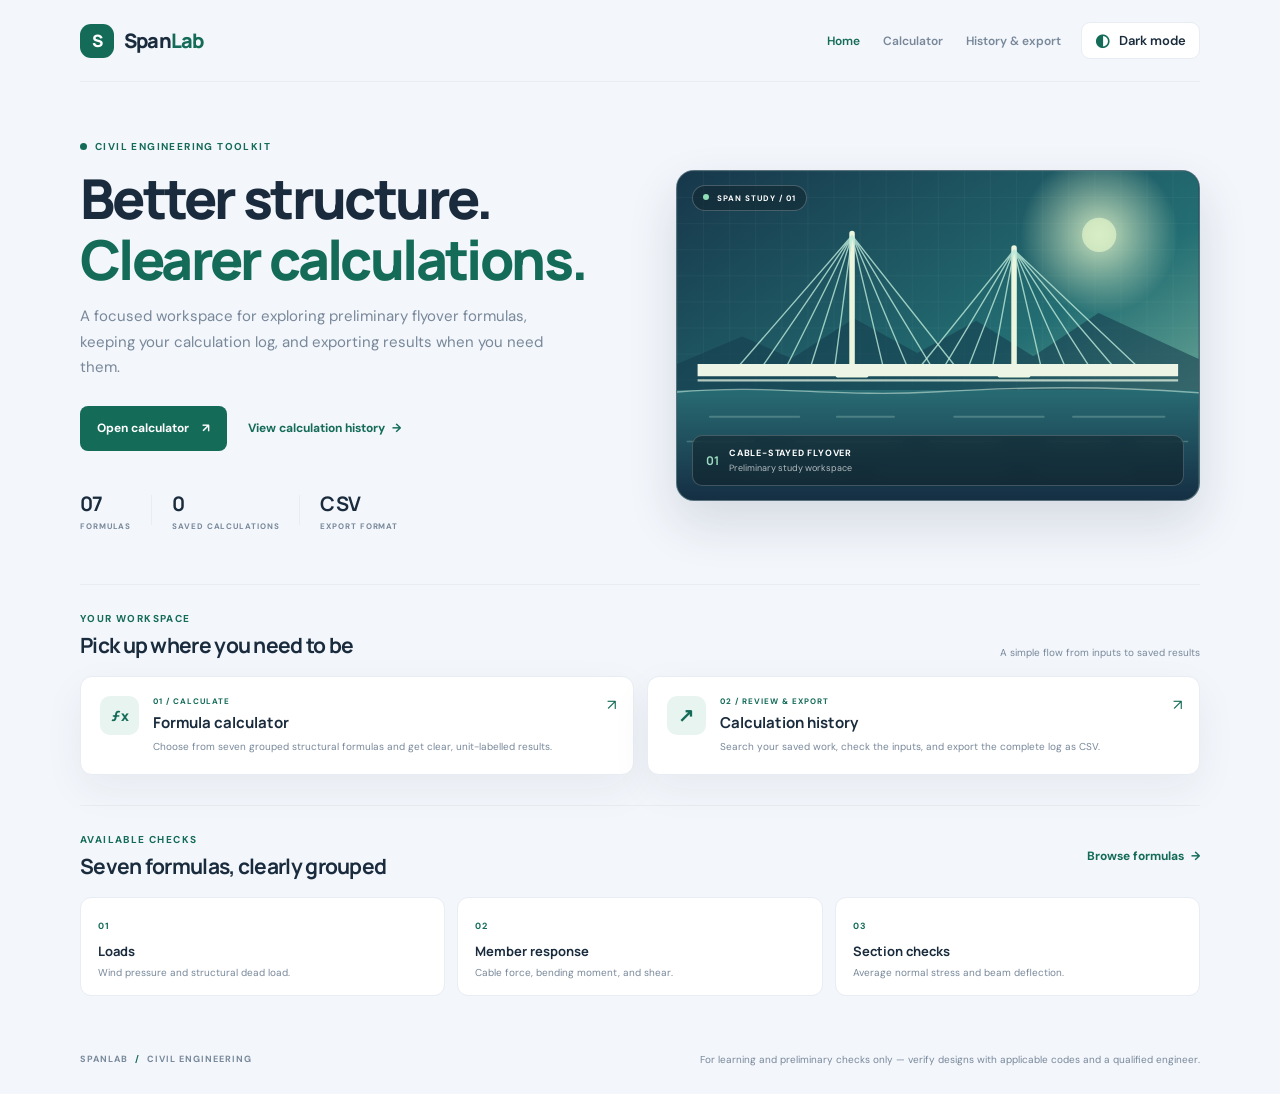
<file: index.html>
<!DOCTYPE html>
<html lang="en" data-theme="light">
<head>
    <meta charset="UTF-8">
    <meta name="viewport" content="width=device-width, initial-scale=1.0">
    <meta name="theme-color" content="#f3f6fb">
    <meta name="description" content="SpanLab is a simple workspace for preliminary cable-stayed flyover calculations and saved results.">
    <title>SpanLab | Flyover engineering workspace</title>
    <link rel="preconnect" href="https://fonts.googleapis.com">
    <link rel="preconnect" href="https://fonts.gstatic.com" crossorigin>
    <link href="https://fonts.googleapis.com/css2?family=DM+Sans:wght@400;500;600;700&family=Manrope:wght@500;600;700;800&display=swap" rel="stylesheet">
    <link rel="stylesheet" href="style.css?v=1d7025e">
</head>
<body>
    <div class="app-shell">
        <header class="topbar">
            <a class="brand" href="index.html" aria-label="SpanLab home">
                <span class="brand-mark" aria-hidden="true">S</span>
                <span>Span<span class="brand-light">Lab</span></span>
            </a>
            <nav class="primary-nav" aria-label="Main navigation">
                <a href="index.html" aria-current="page">Home</a>
                <a href="calculator.html">Calculator</a>
                <a href="history.html">History &amp; export</a>
            </nav>
            <button class="theme-toggle" id="themeToggle" type="button" aria-label="Switch to dark theme">
                <span class="theme-icon" aria-hidden="true">◐</span>
                <span id="themeLabel">Dark mode</span>
            </button>
        </header>

        <main class="home-main">
            <section class="home-hero">
                <div class="home-hero-copy">
                    <p class="eyebrow"><span class="eyebrow-dot"></span> CIVIL ENGINEERING TOOLKIT</p>
                    <h1>Better structure.<br><span>Clearer calculations.</span></h1>
                    <p class="intro-text">A focused workspace for exploring preliminary flyover formulas, keeping your calculation log, and exporting results when you need them.</p>
                    <div class="home-hero-actions">
                        <a class="button button-primary" href="calculator.html">Open calculator <span aria-hidden="true">↗</span></a>
                        <a class="text-link" href="history.html">View calculation history <span aria-hidden="true">→</span></a>
                    </div>
                    <div class="home-stat-row">
                        <div class="home-stat">
                            <strong>07</strong>
                            <span>FORMULAS</span>
                        </div>
                        <div class="home-stat-divider" aria-hidden="true"></div>
                        <div class="home-stat">
                            <strong id="homeHistoryCount">0</strong>
                            <span>SAVED CALCULATIONS</span>
                        </div>
                        <div class="home-stat-divider" aria-hidden="true"></div>
                        <div class="home-stat">
                            <strong>CSV</strong>
                            <span>EXPORT FORMAT</span>
                        </div>
                    </div>
                </div>
                <div class="home-visual">
                    <div class="home-visual-label"><span class="status-dot"></span> SPAN STUDY / 01</div>
                    <svg class="home-bridge-art" viewBox="0 0 760 480" role="img" aria-labelledby="homeBridgeTitle homeBridgeDescription">
                        <title id="homeBridgeTitle">Cable-stayed bridge study illustration</title>
                        <desc id="homeBridgeDescription">Twin bridge pylons and fan-shaped cables span above water, with a soft architectural grid in the background.</desc>
                        <defs>
                            <linearGradient id="homeSky" x1="0" y1="0" x2="1" y2="1">
                                <stop stop-color="#17374b"/>
                                <stop offset=".58" stop-color="#236e73"/>
                                <stop offset="1" stop-color="#8ec4a9"/>
                            </linearGradient>
                            <linearGradient id="homeRiver" x1="0" y1="0" x2="0" y2="1">
                                <stop stop-color="#286b73"/>
                                <stop offset="1" stop-color="#152e43"/>
                            </linearGradient>
                            <pattern id="homeGrid" width="38" height="38" patternUnits="userSpaceOnUse">
                                <path d="M38 0H0V38" fill="none" stroke="#e0f3e8" stroke-opacity=".1"/>
                            </pattern>
                            <radialGradient id="homeSun">
                                <stop stop-color="#e1f4c9" stop-opacity=".85"/>
                                <stop offset="1" stop-color="#e1f4c9" stop-opacity="0"/>
                            </radialGradient>
                        </defs>
                        <rect width="760" height="480" rx="18" fill="url(#homeSky)"/>
                        <rect width="760" height="315" fill="url(#homeGrid)"/>
                        <circle cx="615" cy="93" r="115" fill="url(#homeSun)"/>
                        <circle cx="615" cy="93" r="25" fill="#e1f4c9" fill-opacity=".72"/>
                        <path d="M0 281 95 241l72 32 91-58 92 50 86-47 83 52 95-63 146 67v74H0Z" fill="#153d4e" fill-opacity=".58"/>
                        <g fill="#bce9d9" fill-opacity=".8" stroke="#ecf6df" stroke-width="8" stroke-linecap="round">
                            <path d="M255 297V91m-20 206h40M491 297V112m-20 185h40"/>
                        </g>
                        <g fill="none" stroke="#bce9d9" stroke-opacity=".8" stroke-width="2">
                            <path d="M255 94 90 284M255 94 125 284M255 94 160 284M255 94 195 284M255 94 230 284"/>
                            <path d="M255 94 300 284M255 94 335 284M255 94 370 284M255 94 405 284"/>
                            <path d="M491 115 355 284M491 115 390 284M491 115 425 284M491 115 460 284"/>
                            <path d="M491 115 530 284M491 115 565 284M491 115 600 284M491 115 635 284M491 115 670 284"/>
                        </g>
                        <path d="M30 281h700v18H30z" fill="#edf5e6"/>
                        <path d="M30 305h700" stroke="#f4ffed" stroke-opacity=".7" stroke-width="3"/>
                        <path d="M0 319h760v161H0z" fill="url(#homeRiver)"/>
                        <path d="M0 322c135-12 230 8 372 0s246-9 388 1" fill="none" stroke="#d4eee0" stroke-opacity=".55" stroke-width="2"/>
                        <g fill="none" stroke="#b5ded0" stroke-linecap="round" stroke-opacity=".27">
                            <path d="M48 358h130m55 0h83m88 0h130m43 0h133" stroke-width="3"/>
                            <path d="M15 394h97m61 0h156m40 0h102m69 0h91m38 0h75" stroke-width="2"/>
                            <path d="M103 438h138m55 0h181m53 0h127" stroke-width="2"/>
                        </g>
                    </svg>
                    <div class="home-visual-caption">
                        <span>01</span>
                        <div><strong>CABLE-STAYED FLYOVER</strong><small>Preliminary study workspace</small></div>
                    </div>
                </div>
            </section>

            <section class="home-tools" aria-labelledby="toolsHeading">
                <div class="home-section-heading">
                    <div>
                        <p class="section-kicker">YOUR WORKSPACE</p>
                        <h2 id="toolsHeading">Pick up where you need to be</h2>
                    </div>
                    <span class="home-section-note">A simple flow from inputs to saved results</span>
                </div>
                <div class="home-tool-grid">
                    <a class="home-tool-card" href="calculator.html">
                        <span class="tool-card-icon" aria-hidden="true">ƒx</span>
                        <span class="tool-card-content">
                            <span class="tool-card-kicker">01 / CALCULATE</span>
                            <strong>Formula calculator</strong>
                            <span>Choose from seven grouped structural formulas and get clear, unit-labelled results.</span>
                        </span>
                        <span class="tool-card-arrow" aria-hidden="true">↗</span>
                    </a>
                    <a class="home-tool-card" href="history.html">
                        <span class="tool-card-icon history-tool-icon" aria-hidden="true">↗</span>
                        <span class="tool-card-content">
                            <span class="tool-card-kicker">02 / REVIEW &amp; EXPORT</span>
                            <strong>Calculation history</strong>
                            <span>Search your saved work, check the inputs, and export the complete log as CSV.</span>
                        </span>
                        <span class="tool-card-arrow" aria-hidden="true">↗</span>
                    </a>
                </div>
            </section>

            <section class="formula-overview" aria-labelledby="formulaOverviewHeading">
                <div class="home-section-heading compact-heading">
                    <div>
                        <p class="section-kicker">AVAILABLE CHECKS</p>
                        <h2 id="formulaOverviewHeading">Seven formulas, clearly grouped</h2>
                    </div>
                    <a class="text-link" href="calculator.html">Browse formulas <span aria-hidden="true">→</span></a>
                </div>
                <div class="formula-category-grid">
                    <article class="formula-category-card">
                        <span class="category-index">01</span>
                        <h3>Loads</h3>
                        <p>Wind pressure and structural dead load.</p>
                    </article>
                    <article class="formula-category-card">
                        <span class="category-index">02</span>
                        <h3>Member response</h3>
                        <p>Cable force, bending moment, and shear.</p>
                    </article>
                    <article class="formula-category-card">
                        <span class="category-index">03</span>
                        <h3>Section checks</h3>
                        <p>Average normal stress and beam deflection.</p>
                    </article>
                </div>
            </section>
        </main>

        <footer class="footer">
            <span>SPANLAB <span class="footer-separator">/</span> CIVIL ENGINEERING</span>
            <span>For learning and preliminary checks only — verify designs with applicable codes and a qualified engineer.</span>
        </footer>
    </div>
    <script src="site.js"></script>
</body>
</html>
</file>
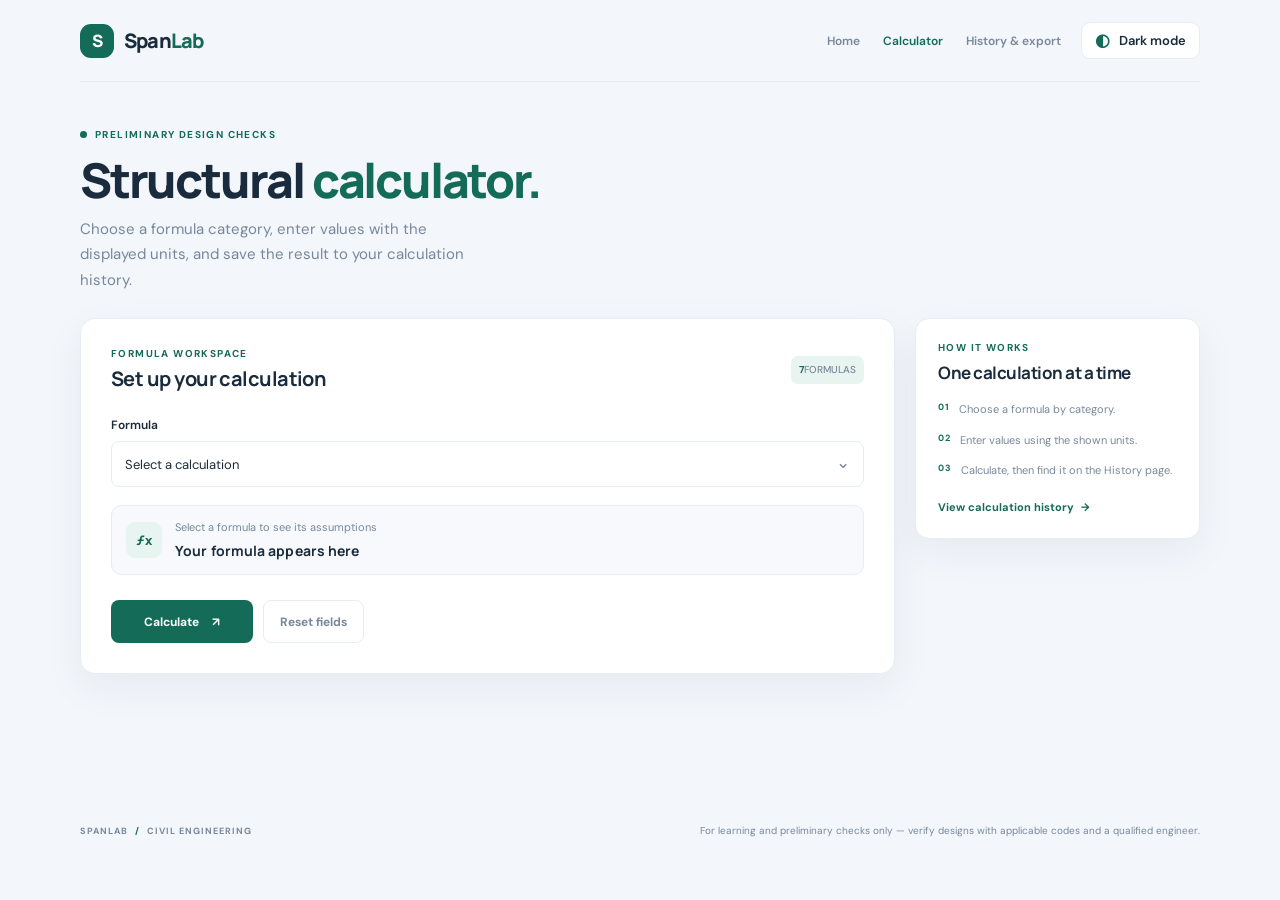
<file: calculator.html>
<!DOCTYPE html>
<html lang="en" data-theme="light">
<head>
    <meta charset="UTF-8">
    <meta name="viewport" content="width=device-width, initial-scale=1.0">
    <meta name="theme-color" content="#f3f6fb">
    <meta name="description" content="Choose a structural formula and run a preliminary flyover calculation.">
    <title>Calculator | SpanLab</title>
    <link rel="preconnect" href="https://fonts.googleapis.com">
    <link rel="preconnect" href="https://fonts.gstatic.com" crossorigin>
    <link href="https://fonts.googleapis.com/css2?family=DM+Sans:wght@400;500;600;700&family=Manrope:wght@500;600;700;800&display=swap" rel="stylesheet">
    <link rel="stylesheet" href="style.css?v=1d7025e">
</head>
<body>
    <div class="app-shell">
        <header class="topbar">
            <a class="brand" href="index.html" aria-label="SpanLab home">
                <span class="brand-mark" aria-hidden="true">S</span>
                <span>Span<span class="brand-light">Lab</span></span>
            </a>
            <nav class="primary-nav" aria-label="Main navigation">
                <a href="index.html">Home</a>
                <a href="calculator.html" aria-current="page">Calculator</a>
                <a href="history.html">History &amp; export</a>
            </nav>
            <button class="theme-toggle" id="themeToggle" type="button" aria-label="Switch to dark theme">
                <span class="theme-icon" aria-hidden="true">◐</span>
                <span id="themeLabel">Dark mode</span>
            </button>
        </header>

        <main class="page-main">
            <section class="page-heading">
                <p class="eyebrow"><span class="eyebrow-dot"></span> PRELIMINARY DESIGN CHECKS</p>
                <h1>Structural <span>calculator.</span></h1>
                <p class="intro-text">Choose a formula category, enter values with the displayed units, and save the result to your calculation history.</p>
            </section>

            <div class="calculator-layout">
                <section class="panel calculator-panel" aria-labelledby="calculatorHeading">
                    <div class="panel-heading">
                        <div>
                            <p class="section-kicker">FORMULA WORKSPACE</p>
                            <h2 id="calculatorHeading">Set up your calculation</h2>
                        </div>
                        <span class="step-badge">7 <span>FORMULAS</span></span>
                    </div>

                    <div class="field-group">
                        <label for="formulaSelect">Formula</label>
                        <div class="select-wrap">
                            <select id="formulaSelect">
                                <option value="">Select a calculation</option>
                                <optgroup label="Loads">
                                    <option value="wind">Wind load</option>
                                    <option value="deadload">Dead load</option>
                                </optgroup>
                                <optgroup label="Structural response">
                                    <option value="cable">Cable tension</option>
                                    <option value="bending">Bending moment</option>
                                    <option value="shear">Shear force</option>
                                    <option value="stress">Normal stress</option>
                                    <option value="deflection">Beam deflection</option>
                                </optgroup>
                            </select>
                            <span class="select-chevron" aria-hidden="true">⌄</span>
                        </div>
                    </div>

                    <div class="formula-card" id="formulaText" aria-live="polite">
                        <span class="formula-icon" aria-hidden="true">ƒx</span>
                        <div>
                            <p class="formula-title">Select a formula to see its assumptions</p>
                            <p class="formula-equation">Your formula appears here</p>
                        </div>
                    </div>

                    <form id="calculationForm" novalidate>
                        <div id="inputArea" class="input-grid"></div>
                        <p class="form-message" id="formMessage" role="alert" hidden></p>
                        <div class="form-actions">
                            <button class="button button-primary" type="submit">Calculate <span aria-hidden="true">↗</span></button>
                            <button class="button button-secondary" id="resetButton" type="button">Reset fields</button>
                        </div>
                    </form>

                    <section class="result-card" id="result" aria-live="polite" aria-label="Calculation result" hidden>
                        <div class="result-topline">
                            <span class="result-label">YOUR RESULT</span>
                            <button class="copy-button" id="copyButton" type="button">Copy result</button>
                        </div>
                        <p class="result-name" id="resultName"></p>
                        <p class="result-value"><span id="resultValue"></span> <span class="result-unit" id="resultUnit"></span></p>
                        <p class="result-detail" id="resultDetail"></p>
                    </section>
                </section>

                <aside class="calculator-help">
                    <p class="section-kicker">HOW IT WORKS</p>
                    <h2>One calculation at a time</h2>
                    <ol>
                        <li><span>01</span> Choose a formula by category.</li>
                        <li><span>02</span> Enter values using the shown units.</li>
                        <li><span>03</span> Calculate, then find it on the History page.</li>
                    </ol>
                    <a class="text-link" href="history.html">View calculation history <span aria-hidden="true">→</span></a>
                </aside>
            </div>
        </main>

        <footer class="footer">
            <span>SPANLAB <span class="footer-separator">/</span> CIVIL ENGINEERING</span>
            <span>For learning and preliminary checks only — verify designs with applicable codes and a qualified engineer.</span>
        </footer>
    </div>
    <script src="formulas.js"></script>
    <script src="site.js"></script>
    <script src="script.js"></script>
</body>
</html>
</file>
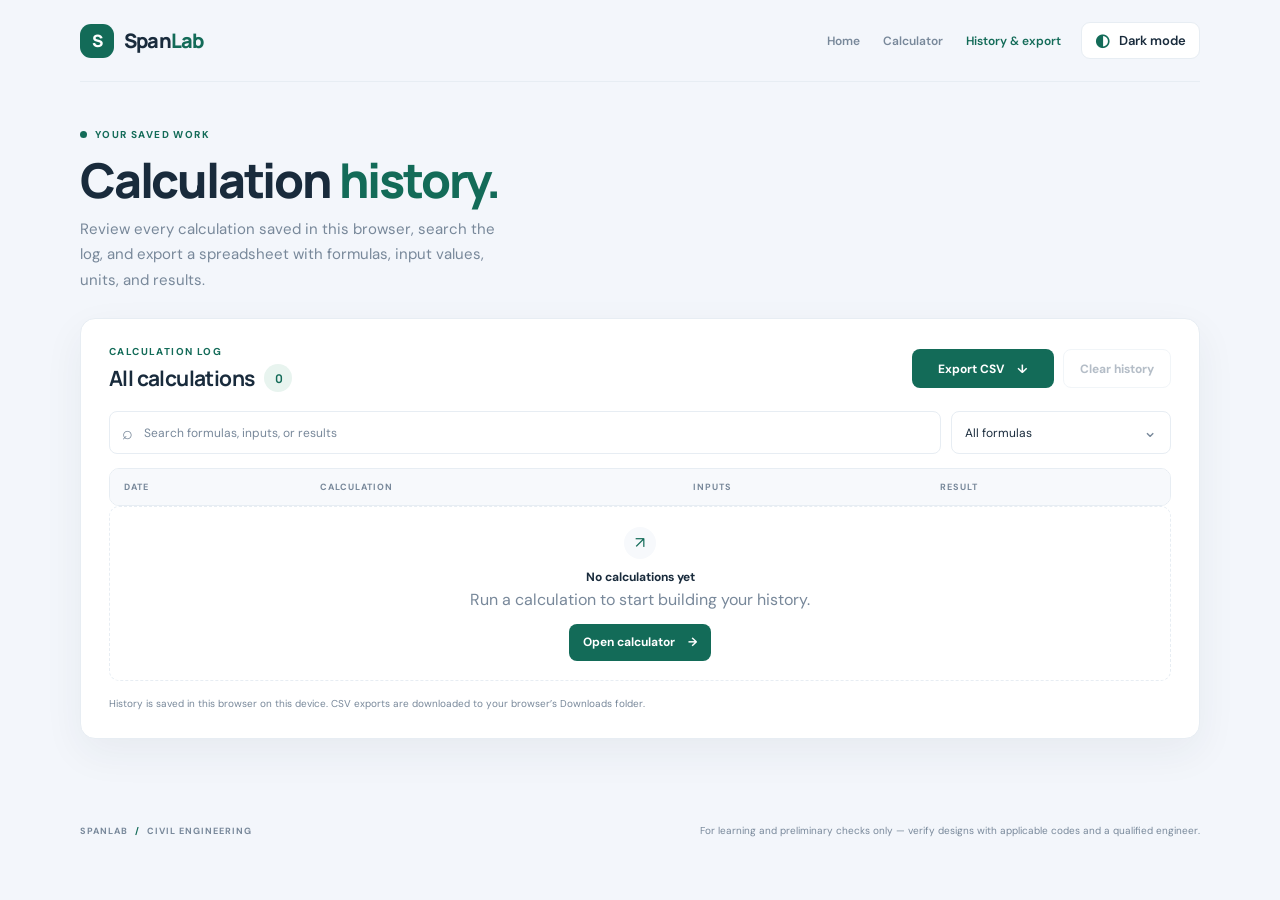
<file: history.html>
<!DOCTYPE html>
<html lang="en" data-theme="light">
<head>
    <meta charset="UTF-8">
    <meta name="viewport" content="width=device-width, initial-scale=1.0">
    <meta name="theme-color" content="#f3f6fb">
    <meta name="description" content="Review, filter, and export your saved flyover calculations.">
    <title>History &amp; export | SpanLab</title>
    <link rel="preconnect" href="https://fonts.googleapis.com">
    <link rel="preconnect" href="https://fonts.gstatic.com" crossorigin>
    <link href="https://fonts.googleapis.com/css2?family=DM+Sans:wght@400;500;600;700&family=Manrope:wght@500;600;700;800&display=swap" rel="stylesheet">
    <link rel="stylesheet" href="style.css?v=1d7025e">
</head>
<body>
    <div class="app-shell">
        <header class="topbar">
            <a class="brand" href="index.html" aria-label="SpanLab home">
                <span class="brand-mark" aria-hidden="true">S</span>
                <span>Span<span class="brand-light">Lab</span></span>
            </a>
            <nav class="primary-nav" aria-label="Main navigation">
                <a href="index.html">Home</a>
                <a href="calculator.html">Calculator</a>
                <a href="history.html" aria-current="page">History &amp; export</a>
            </nav>
            <button class="theme-toggle" id="themeToggle" type="button" aria-label="Switch to dark theme">
                <span class="theme-icon" aria-hidden="true">◐</span>
                <span id="themeLabel">Dark mode</span>
            </button>
        </header>

        <main class="page-main">
            <section class="page-heading">
                <p class="eyebrow"><span class="eyebrow-dot"></span> YOUR SAVED WORK</p>
                <h1>Calculation <span>history.</span></h1>
                <p class="intro-text">Review every calculation saved in this browser, search the log, and export a spreadsheet with formulas, input values, units, and results.</p>
            </section>

            <section class="panel full-history-panel" aria-labelledby="historyHeading">
                <div class="history-page-heading">
                    <div>
                        <p class="section-kicker">CALCULATION LOG</p>
                        <h2 id="historyHeading">All calculations <span class="history-count" id="historyCount">0</span></h2>
                    </div>
                    <div class="history-page-actions">
                        <button class="button button-primary" id="exportCalculationsButton" type="button">Export CSV <span aria-hidden="true">↓</span></button>
                        <button class="button button-secondary" id="clearHistoryButton" type="button">Clear history</button>
                    </div>
                </div>

                <div class="history-filters">
                    <label class="search-field">
                        <span class="visually-hidden">Search calculations</span>
                        <span aria-hidden="true">⌕</span>
                        <input id="historySearch" type="search" placeholder="Search formulas, inputs, or results">
                    </label>
                    <div class="select-wrap history-filter-select">
                        <label class="visually-hidden" for="historyFilter">Filter by formula</label>
                        <select id="historyFilter">
                            <option value="">All formulas</option>
                        </select>
                        <span class="select-chevron" aria-hidden="true">⌄</span>
                    </div>
                </div>

                <p class="history-message" id="historyMessage" role="status" aria-live="polite"></p>

                <div class="history-table-wrap">
                    <table class="history-table">
                        <thead>
                            <tr>
                                <th scope="col">Date</th>
                                <th scope="col">Calculation</th>
                                <th scope="col">Inputs</th>
                                <th scope="col">Result</th>
                            </tr>
                        </thead>
                        <tbody id="historyTableBody"></tbody>
                    </table>
                </div>

                <div class="history-empty" id="historyEmpty" hidden>
                    <span class="empty-icon" aria-hidden="true">↗</span>
                    <p id="historyEmptyTitle">No calculations yet</p>
                    <span id="historyEmptyDescription">Run a calculation to start building your history.</span>
                    <a class="button button-primary empty-action" href="calculator.html">Open calculator <span aria-hidden="true">→</span></a>
                </div>
                <p class="history-storage-note">History is saved in this browser on this device. CSV exports are downloaded to your browser’s Downloads folder.</p>
            </section>
        </main>

        <footer class="footer">
            <span>SPANLAB <span class="footer-separator">/</span> CIVIL ENGINEERING</span>
            <span>For learning and preliminary checks only — verify designs with applicable codes and a qualified engineer.</span>
        </footer>
    </div>
    <script src="formulas.js"></script>
    <script src="site.js"></script>
    <script src="history.js"></script>
</body>
</html>
</file>
<file: style.css>
* {
    box-sizing: border-box;
}

:root {
    color-scheme: light;
    --page: #f3f6fb;
    --surface: #ffffff;
    --surface-soft: #f7f9fc;
    --text: #192b3c;
    --muted: #78889a;
    --line: #e7edf3;
    --accent: #136b58;
    --accent-strong: #0e5948;
    --accent-soft: #e8f4ef;
    --shadow: 0 14px 40px rgba(27, 49, 68, 0.06);
    --danger: #b94a48;
}

:root[data-theme="dark"] {
    color-scheme: dark;
    --page: #111a20;
    --surface: #19252d;
    --surface-soft: #202e37;
    --text: #e7eff3;
    --muted: #9badb8;
    --line: #30414c;
    --accent: #62c5a5;
    --accent-strong: #83d9bb;
    --accent-soft: #233e38;
    --shadow: 0 14px 40px rgba(0, 0, 0, 0.18);
    --danger: #ff9a94;
}

body {
    min-width: 320px;
    margin: 0;
    background: var(--page);
    color: var(--text);
    font-family: "DM Sans", sans-serif;
    transition: background-color 180ms ease, color 180ms ease;
}

button,
input,
select {
    font: inherit;
}

button:focus-visible,
a:focus-visible,
input:focus-visible,
select:focus-visible {
    outline: 3px solid color-mix(in srgb, var(--accent) 38%, transparent);
    outline-offset: 3px;
}

.app-shell {
    width: min(1120px, calc(100% - 48px));
    margin: 0 auto;
}

.topbar {
    height: 82px;
    display: flex;
    align-items: center;
    justify-content: space-between;
    border-bottom: 1px solid var(--line);
}

.brand {
    display: inline-flex;
    align-items: center;
    gap: 10px;
    color: var(--text);
    font: 800 20px "Manrope", sans-serif;
    letter-spacing: -0.8px;
    text-decoration: none;
}

.brand-mark {
    display: grid;
    width: 34px;
    height: 34px;
    place-items: center;
    border-radius: 11px;
    background: var(--accent);
    color: #fff;
    font-size: 17px;
}

.brand-light {
    color: var(--accent);
}

.theme-toggle {
    display: inline-flex;
    align-items: center;
    gap: 9px;
    border: 1px solid var(--line);
    border-radius: 9px;
    background: var(--surface);
    color: var(--text);
    padding: 9px 13px;
    cursor: pointer;
    font-size: 13px;
    font-weight: 600;
    transition: border-color 150ms ease, background 150ms ease;
}

.theme-toggle:hover,
.button-secondary:hover {
    border-color: var(--accent);
}

.theme-icon {
    color: var(--accent);
    font-size: 17px;
    line-height: 1;
}

.intro {
    display: grid;
    grid-template-columns: minmax(0, 1fr) minmax(290px, 42%);
    align-items: center;
    gap: 60px;
    padding: 53px 0 41px;
}

.eyebrow,
.section-kicker {
    margin: 0;
    color: var(--accent);
    font-size: 10px;
    font-weight: 700;
    letter-spacing: 1.4px;
}

.eyebrow {
    display: flex;
    align-items: center;
    gap: 8px;
}

.eyebrow-dot {
    width: 7px;
    height: 7px;
    border-radius: 50%;
    background: var(--accent);
}

h1,
h2,
p {
    margin-top: 0;
}

h1,
h2 {
    font-family: "Manrope", sans-serif;
}

h1 {
    margin: 13px 0 11px;
    font-size: clamp(35px, 5vw, 48px);
    font-weight: 800;
    letter-spacing: -2.2px;
    line-height: 1.1;
}

h1 span {
    color: var(--accent);
}

.intro-text {
    max-width: 415px;
    margin: 0;
    color: var(--muted);
    font-size: 15px;
    line-height: 1.7;
}

.hero-image-wrap {
    position: relative;
    height: 155px;
    overflow: hidden;
    border-radius: 15px;
    background: var(--surface-soft);
}

.bridge-illustration {
    width: 100%;
    height: 100%;
    display: block;
}

.image-caption {
    position: absolute;
    z-index: 1;
    right: 12px;
    bottom: 11px;
    border: 1px solid rgba(255, 255, 255, 0.4);
    border-radius: 999px;
    background: rgba(15, 33, 40, 0.68);
    color: #fff;
    padding: 6px 9px;
    font-size: 8px;
    font-weight: 700;
    letter-spacing: 0.8px;
}

.status-dot {
    display: inline-block;
    width: 6px;
    height: 6px;
    margin-right: 5px;
    border-radius: 50%;
    background: #8ee0b6;
    vertical-align: 1px;
}

.workspace-grid {
    display: grid;
    grid-template-columns: minmax(0, 1fr) 330px;
    align-items: start;
    gap: 20px;
}

.panel {
    border: 1px solid var(--line);
    border-radius: 15px;
    background: var(--surface);
    box-shadow: var(--shadow);
}

.calculator-panel {
    padding: 28px 30px 30px;
}

.history-panel {
    min-height: 390px;
    padding: 25px 22px;
}

.panel-heading {
    display: flex;
    align-items: center;
    justify-content: space-between;
    gap: 16px;
    margin-bottom: 25px;
}

.panel-heading h2 {
    margin: 5px 0 0;
    font-size: 20px;
    font-weight: 700;
    letter-spacing: -0.55px;
}

.step-badge,
.history-count {
    display: inline-flex;
    align-items: center;
    justify-content: center;
    min-width: 40px;
    height: 28px;
    border-radius: 7px;
    background: var(--accent-soft);
    color: var(--accent);
    font-size: 10px;
    font-weight: 700;
}

.step-badge {
    padding: 0 8px;
}

.step-badge span {
    color: var(--muted);
    font-weight: 500;
}

.history-count {
    min-width: 28px;
    height: 28px;
    border-radius: 50%;
    font-size: 12px;
}

.field-group {
    min-width: 0;
    margin-bottom: 17px;
}

.field-group label {
    display: block;
    margin-bottom: 8px;
    color: var(--text);
    font-size: 12px;
    font-weight: 600;
}

.select-wrap,
.input-wrap {
    position: relative;
}

select,
.input-wrap input {
    width: 100%;
    min-height: 46px;
    border: 1px solid var(--line);
    border-radius: 8px;
    background: var(--surface);
    color: var(--text);
    font-size: 13px;
    transition: border-color 150ms ease, box-shadow 150ms ease;
}

select {
    appearance: none;
    padding: 0 42px 0 13px;
    cursor: pointer;
}

.select-chevron {
    position: absolute;
    top: 50%;
    right: 14px;
    color: var(--muted);
    font-size: 17px;
    line-height: 1;
    pointer-events: none;
    transform: translateY(-60%);
}

.input-wrap input {
    padding: 0 82px 0 13px;
}

select:focus,
.input-wrap input:focus {
    border-color: var(--accent);
    box-shadow: 0 0 0 3px color-mix(in srgb, var(--accent) 13%, transparent);
    outline: 0;
}

.input-wrap input::placeholder {
    color: #aab5bf;
}

.input-unit {
    position: absolute;
    top: 50%;
    right: 13px;
    max-width: 72px;
    overflow: hidden;
    color: var(--muted);
    font-size: 11px;
    text-overflow: ellipsis;
    white-space: nowrap;
    transform: translateY(-50%);
    pointer-events: none;
}

.formula-card {
    display: flex;
    align-items: center;
    gap: 13px;
    margin: 18px 0 22px;
    border: 1px solid var(--line);
    border-radius: 10px;
    background: var(--surface-soft);
    padding: 14px;
}

.formula-icon {
    flex: 0 0 36px;
    display: grid;
    width: 36px;
    height: 36px;
    place-items: center;
    border-radius: 9px;
    background: var(--accent-soft);
    color: var(--accent);
    font-family: "Manrope", sans-serif;
    font-size: 13px;
    font-weight: 800;
}

.formula-title {
    margin: 0 0 5px;
    color: var(--muted);
    font-size: 11px;
    line-height: 1.45;
}

.formula-equation {
    margin: 0;
    color: var(--text);
    font-family: "Manrope", sans-serif;
    font-size: 14px;
    font-weight: 700;
    letter-spacing: 0.1px;
}

.input-grid {
    display: grid;
    grid-template-columns: repeat(2, minmax(0, 1fr));
    column-gap: 16px;
}

.form-message {
    margin: -2px 0 14px;
    color: var(--danger);
    font-size: 12px;
}

.form-actions {
    display: flex;
    align-items: center;
    gap: 10px;
    margin-top: 3px;
}

.button {
    min-height: 43px;
    border: 1px solid transparent;
    border-radius: 8px;
    padding: 0 16px;
    cursor: pointer;
    font-size: 12px;
    font-weight: 700;
    transition: transform 120ms ease, background 150ms ease, border-color 150ms ease;
}

.button:active {
    transform: translateY(1px);
}

.button-primary {
    display: inline-flex;
    align-items: center;
    justify-content: center;
    gap: 13px;
    min-width: 142px;
    background: var(--accent);
    color: #fff;
}

.button-primary:hover {
    background: var(--accent-strong);
}

.button-secondary {
    border-color: var(--line);
    background: var(--surface);
    color: var(--muted);
}

.result-card {
    margin-top: 21px;
    border: 1px solid color-mix(in srgb, var(--accent) 25%, var(--line));
    border-radius: 10px;
    background: var(--accent-soft);
    padding: 17px 18px;
}

.result-topline {
    display: flex;
    align-items: center;
    justify-content: space-between;
    gap: 10px;
}

.result-label {
    color: var(--accent);
    font-size: 9px;
    font-weight: 700;
    letter-spacing: 1.2px;
}

.copy-button {
    border: 0;
    background: transparent;
    color: var(--accent);
    padding: 3px 0;
    cursor: pointer;
    font-size: 11px;
    font-weight: 700;
}

.result-name {
    margin: 13px 0 2px;
    color: var(--muted);
    font-size: 12px;
}

.result-value {
    margin: 0;
    color: var(--text);
    font-family: "Manrope", sans-serif;
    font-size: clamp(25px, 4vw, 33px);
    font-weight: 800;
    letter-spacing: -1px;
    overflow-wrap: anywhere;
}

.result-unit {
    color: var(--accent);
    font-size: 15px;
    font-weight: 700;
    letter-spacing: 0;
}

.result-detail {
    margin: 7px 0 0;
    color: var(--muted);
    font-size: 11px;
}

.history-description {
    margin: -15px 0 19px;
    color: var(--muted);
    font-size: 11px;
    line-height: 1.6;
}

.history-list {
    display: grid;
    gap: 10px;
}

.history-item {
    border: 1px solid var(--line);
    border-radius: 9px;
    padding: 12px;
}

.history-meta {
    display: flex;
    align-items: center;
    justify-content: space-between;
    gap: 8px;
    color: var(--text);
    font-size: 11px;
    font-weight: 600;
}

.history-meta time {
    color: var(--muted);
    font-size: 9px;
    font-weight: 400;
    text-align: right;
}

.history-value {
    margin: 8px 0 0;
    color: var(--accent);
    font-family: "Manrope", sans-serif;
    font-size: 17px;
    font-weight: 800;
    letter-spacing: -0.3px;
}

.history-empty {
    display: grid;
    min-height: 175px;
    place-content: center;
    justify-items: center;
    border: 1px dashed var(--line);
    border-radius: 10px;
    color: var(--muted);
    text-align: center;
}

.history-empty[hidden],
.result-card[hidden],
.form-message[hidden],
.clear-history[hidden] {
    display: none;
}

.empty-icon {
    display: grid;
    width: 32px;
    height: 32px;
    margin-bottom: 10px;
    place-items: center;
    border-radius: 50%;
    background: var(--surface-soft);
    color: var(--accent);
    font-size: 16px;
}

.history-empty p {
    margin: 0 0 4px;
    color: var(--text);
    font-size: 12px;
    font-weight: 700;
}

.history-empty > span:last-child {
    font-size: 10px;
}

.clear-history {
    width: 100%;
    margin-top: 14px;
    border: 0;
    background: transparent;
    color: var(--muted);
    padding: 8px;
    cursor: pointer;
    font-size: 11px;
    font-weight: 600;
}

.clear-history:hover {
    color: var(--danger);
}

.footer {
    display: flex;
    align-items: center;
    justify-content: space-between;
    gap: 18px;
    padding: 22px 0 28px;
    color: var(--muted);
    font-size: 10px;
}

.footer > span:first-child {
    flex: 0 0 auto;
    font-size: 9px;
    font-weight: 700;
    letter-spacing: 1px;
}

.footer-separator {
    margin: 0 4px;
    color: var(--accent);
}

@media (max-width: 760px) {
    .app-shell {
        width: min(100% - 32px, 600px);
    }

    .intro {
        grid-template-columns: minmax(0, 1fr) minmax(180px, 38%);
        gap: 22px;
        padding: 39px 0 28px;
    }

    .hero-image-wrap {
        height: 130px;
    }

    .workspace-grid {
        grid-template-columns: minmax(0, 1fr);
        gap: 15px;
    }

    .history-panel {
        min-height: 0;
    }

    .history-empty {
        min-height: 135px;
    }
}

@media (max-width: 520px) {
    .app-shell {
        width: calc(100% - 28px);
    }

    .topbar {
        height: 68px;
    }

    .intro {
        grid-template-columns: minmax(0, 1fr);
        gap: 19px;
        padding: 32px 0 23px;
    }

    .intro-text {
        max-width: 340px;
        font-size: 13px;
    }

    .hero-image-wrap {
        height: 145px;
    }

    .calculator-panel {
        padding: 22px 17px;
    }

    .history-panel {
        padding: 22px 17px;
    }

    .input-grid {
        grid-template-columns: minmax(0, 1fr);
        gap: 0;
    }

    .form-actions {
        align-items: stretch;
        flex-direction: column;
    }

    .button-primary {
        width: 100%;
    }

    .footer {
        align-items: flex-start;
        flex-direction: column;
        gap: 8px;
        padding-top: 19px;
        line-height: 1.55;
    }
}

@media (prefers-reduced-motion: reduce) {
    *,
    *::before,
    *::after {
        scroll-behavior: auto !important;
        transition-duration: 0.01ms !important;
    }
}

.topbar {
    height: auto;
    min-height: 82px;
    gap: 20px;
}

.primary-nav {
    display: flex;
    align-items: center;
    justify-content: center;
    gap: 23px;
    margin-left: auto;
}

.primary-nav a {
    color: var(--muted);
    font-size: 12px;
    font-weight: 600;
    text-decoration: none;
    transition: color 150ms ease;
}

.primary-nav a:hover {
    color: var(--accent);
}

.section-block {
    scroll-margin-top: 20px;
}

.project-overview {
    margin: 0 0 19px;
}

.section-title-row {
    display: flex;
    align-items: end;
    justify-content: space-between;
    gap: 16px;
    margin-bottom: 15px;
}

.section-title-row h2 {
    margin: 5px 0 0;
    font-size: 22px;
    font-weight: 700;
    letter-spacing: -0.65px;
}

.overview-actions {
    display: flex;
    gap: 8px;
}

.overview-actions .button {
    min-height: 36px;
    padding: 0 12px;
    font-size: 11px;
}

.summary-grid {
    display: grid;
    grid-template-columns: repeat(4, minmax(0, 1fr));
    gap: 11px;
}

.summary-card {
    min-width: 0;
    border: 1px solid var(--line);
    border-radius: 11px;
    background: var(--surface);
    padding: 15px 16px;
    box-shadow: var(--shadow);
}

.summary-label {
    display: block;
    margin-bottom: 8px;
    color: var(--muted);
    font-size: 9px;
    font-weight: 700;
    letter-spacing: 1px;
}

.summary-card strong {
    display: block;
    overflow: hidden;
    color: var(--text);
    font-family: "Manrope", sans-serif;
    font-size: 14px;
    font-weight: 700;
    text-overflow: ellipsis;
    white-space: nowrap;
}

.project-workgrid {
    display: grid;
    grid-template-columns: minmax(0, 1.08fr) minmax(0, 0.92fr);
    align-items: start;
    gap: 19px;
    margin-bottom: 20px;
}

.project-setup-panel,
.checklist-panel {
    padding: 25px 27px 26px;
    scroll-margin-top: 20px;
}

.project-setup-panel .panel-heading,
.checklist-panel .panel-heading {
    margin-bottom: 10px;
}

.panel-intro {
    margin: 0 0 19px;
    color: var(--muted);
    font-size: 11px;
    line-height: 1.6;
}

.project-fields {
    display: grid;
    grid-template-columns: repeat(2, minmax(0, 1fr));
    column-gap: 13px;
}

.project-fields .field-group {
    margin-bottom: 13px;
}

.text-input {
    width: 100%;
    min-height: 43px;
    border: 1px solid var(--line);
    border-radius: 8px;
    background: var(--surface);
    color: var(--text);
    padding: 10px 12px;
    font-size: 12px;
    transition: border-color 150ms ease, box-shadow 150ms ease;
}

.text-input:focus,
.project-notes:focus {
    border-color: var(--accent);
    box-shadow: 0 0 0 3px color-mix(in srgb, var(--accent) 13%, transparent);
    outline: 0;
}

.text-input::placeholder {
    color: #aab5bf;
}

.project-notes-field {
    grid-column: 1 / -1;
}

.project-notes {
    min-height: 83px;
    resize: vertical;
}

.project-form-footer {
    display: flex;
    align-items: center;
    gap: 12px;
}

.project-form-footer .button {
    min-height: 39px;
    white-space: nowrap;
}

.project-message {
    margin: 0;
    color: var(--accent);
    font-size: 10px;
}

.project-message[data-error="true"] {
    color: var(--danger);
}

.progress-summary {
    margin: 2px 0 15px;
    border: 1px solid var(--line);
    border-radius: 9px;
    background: var(--surface-soft);
    padding: 12px 13px;
}

.progress-copy {
    display: flex;
    justify-content: space-between;
    gap: 10px;
    margin-bottom: 9px;
    color: var(--muted);
    font-size: 10px;
}

.progress-copy strong {
    color: var(--accent);
    font-size: 10px;
}

.progress-track {
    height: 6px;
    overflow: hidden;
    border-radius: 999px;
    background: var(--line);
}

.progress-track span {
    display: block;
    width: 0;
    height: 100%;
    border-radius: inherit;
    background: var(--accent);
    transition: width 180ms ease;
}

.checklist-items {
    display: grid;
}

.checklist-item {
    position: relative;
    display: flex;
    align-items: center;
    gap: 11px;
    min-height: 56px;
    border-bottom: 1px solid var(--line);
    cursor: pointer;
}

.checklist-item:last-child {
    border-bottom: 0;
}

.checklist-item input {
    position: absolute;
    width: 20px;
    height: 20px;
    margin: 0;
    opacity: 0;
    cursor: pointer;
}

.checkmark {
    display: grid;
    flex: 0 0 19px;
    width: 19px;
    height: 19px;
    place-items: center;
    border: 1px solid var(--line);
    border-radius: 6px;
    background: var(--surface);
    color: transparent;
    font-size: 12px;
    transition: background 150ms ease, border-color 150ms ease;
}

.checklist-item input:checked + .checkmark {
    border-color: var(--accent);
    background: var(--accent);
    color: #fff;
}

.checklist-item input:checked + .checkmark::after {
    content: "✓";
}

.checklist-item input:focus-visible + .checkmark {
    outline: 3px solid color-mix(in srgb, var(--accent) 38%, transparent);
    outline-offset: 3px;
}

.checklist-item strong,
.checklist-item small {
    display: block;
}

.checklist-item strong {
    color: var(--text);
    font-size: 11px;
    font-weight: 600;
}

.checklist-item small {
    margin-top: 3px;
    color: var(--muted);
    font-size: 9px;
}

.checklist-item input:checked ~ span:last-child strong {
    color: var(--muted);
    text-decoration: line-through;
}

#calculator {
    scroll-margin-top: 20px;
}

@media (max-width: 900px) {
    .topbar {
        flex-wrap: wrap;
        justify-content: space-between;
        gap: 12px;
        padding: 15px 0;
    }

    .primary-nav {
        order: 3;
        flex-basis: 100%;
        justify-content: flex-start;
        gap: 21px;
        overflow-x: auto;
        padding: 4px 0;
    }

    .summary-grid {
        grid-template-columns: repeat(2, minmax(0, 1fr));
    }

    .project-workgrid {
        grid-template-columns: minmax(0, 1fr);
    }
}

@media (max-width: 520px) {
    .topbar {
        min-height: 0;
        padding: 13px 0 9px;
    }

    .primary-nav {
        gap: 19px;
    }

    .primary-nav a {
        flex: 0 0 auto;
        font-size: 11px;
    }

    .section-title-row {
        align-items: flex-start;
        flex-direction: column;
    }

    .overview-actions {
        width: 100%;
    }

    .overview-actions .button {
        flex: 1;
    }

    .summary-card {
        padding: 13px 12px;
    }

    .summary-card strong {
        font-size: 12px;
    }

    .project-setup-panel,
    .checklist-panel {
        padding: 21px 17px;
    }

    .project-fields {
        grid-template-columns: minmax(0, 1fr);
    }

    .project-notes-field {
        grid-column: auto;
    }

    .project-form-footer {
        align-items: flex-start;
        flex-direction: column;
    }
}

@media print {
    :root,
    :root[data-theme="dark"] {
        color-scheme: light;
        --page: #fff;
        --surface: #fff;
        --surface-soft: #f7f9fc;
        --text: #192b3c;
        --muted: #596a78;
        --line: #d7dfe6;
        --accent: #136b58;
    }

    .app-shell {
        width: 100%;
    }

    .topbar,
    .hero-image-wrap,
    .footer,
    .form-actions,
    .copy-button,
    .history-actions {
        display: none !important;
    }

    .panel {
        box-shadow: none;
        break-inside: avoid;
    }

    .workspace-grid {
        grid-template-columns: minmax(0, 1.15fr) minmax(270px, 0.85fr);
    }
}

.history-actions {
    display: grid;
    gap: 7px;
    margin-bottom: 12px;
}

.export-calculations-button {
    width: 100%;
}

.export-calculations-button:disabled {
    cursor: not-allowed;
    opacity: 0.55;
}

.history-message {
    margin: -4px 0 10px;
    color: var(--accent);
    font-size: 10px;
}

.history-message:empty {
    display: none;
}

.primary-nav a[aria-current="page"] {
    color: var(--accent);
}

.page-main {
    min-height: calc(100vh - 180px);
}

.page-heading {
    padding: 46px 0 25px;
}

.page-heading h1 {
    margin-bottom: 10px;
}

.calculator-layout {
    display: grid;
    grid-template-columns: minmax(0, 1fr) 285px;
    align-items: start;
    gap: 20px;
}

.calculator-layout .calculator-panel {
    min-width: 0;
}

.calculator-help {
    border: 1px solid var(--line);
    border-radius: 14px;
    background: var(--surface);
    padding: 22px;
    box-shadow: var(--shadow);
}

.calculator-help h2 {
    margin: 7px 0 17px;
    font-size: 17px;
    letter-spacing: -0.5px;
}

.calculator-help ol {
    display: grid;
    gap: 14px;
    margin: 0;
    padding: 0;
    list-style: none;
}

.calculator-help li {
    display: flex;
    align-items: flex-start;
    gap: 10px;
    color: var(--muted);
    font-size: 11px;
    line-height: 1.5;
}

.calculator-help li span {
    color: var(--accent);
    font-size: 9px;
    font-weight: 700;
    letter-spacing: 0.6px;
}

.text-link {
    display: inline-flex;
    align-items: center;
    gap: 7px;
    color: var(--accent);
    font-size: 12px;
    font-weight: 700;
    text-decoration: none;
}

.text-link:hover {
    color: var(--accent-strong);
}

.calculator-help .text-link {
    margin-top: 21px;
    font-size: 11px;
}

.full-history-panel {
    padding: 26px 28px;
}

.history-page-heading {
    display: flex;
    align-items: center;
    justify-content: space-between;
    gap: 18px;
    margin-bottom: 19px;
}

.history-page-heading h2 {
    display: flex;
    align-items: center;
    gap: 10px;
    margin: 6px 0 0;
    font-size: 21px;
    letter-spacing: -0.6px;
}

.history-page-heading .history-count {
    flex: 0 0 auto;
}

.history-page-actions {
    display: flex;
    gap: 9px;
}

.history-page-actions .button {
    min-height: 39px;
}

.history-page-actions .button:disabled {
    cursor: not-allowed;
    opacity: 0.55;
}

.history-filters {
    display: grid;
    grid-template-columns: minmax(0, 1fr) 220px;
    gap: 10px;
    margin-bottom: 14px;
}

.search-field {
    display: flex;
    align-items: center;
    gap: 9px;
    min-height: 43px;
    border: 1px solid var(--line);
    border-radius: 8px;
    background: var(--surface);
    color: var(--muted);
    padding: 0 12px;
}

.search-field:focus-within {
    border-color: var(--accent);
    box-shadow: 0 0 0 3px color-mix(in srgb, var(--accent) 13%, transparent);
}

.search-field > span {
    font-size: 18px;
}

.search-field input {
    width: 100%;
    min-width: 0;
    border: 0;
    background: transparent;
    color: var(--text);
    font-size: 12px;
    outline: none;
}

.search-field input::placeholder {
    color: var(--muted);
}

.history-filter-select select {
    min-height: 43px;
    font-size: 12px;
}

.history-table-wrap {
    overflow-x: auto;
    border: 1px solid var(--line);
    border-radius: 10px;
}

.history-table {
    width: 100%;
    min-width: 720px;
    border-collapse: collapse;
    text-align: left;
}

.history-table th {
    background: var(--surface-soft);
    color: var(--muted);
    padding: 12px 14px;
    font-size: 9px;
    font-weight: 700;
    letter-spacing: 1px;
    text-transform: uppercase;
}

.history-table td {
    border-top: 1px solid var(--line);
    color: var(--muted);
    padding: 13px 14px;
    font-size: 11px;
    line-height: 1.55;
    vertical-align: top;
}

.history-table td:first-child {
    min-width: 145px;
    white-space: nowrap;
}

.table-calculation-name,
.table-equation {
    display: block;
}

.table-calculation-name {
    color: var(--text);
    font-size: 11px;
}

.table-equation {
    margin-top: 4px;
    color: var(--muted);
    font-size: 10px;
}

.table-inputs {
    min-width: 230px;
}

.table-result {
    min-width: 120px;
    color: var(--accent) !important;
    font-weight: 700;
    white-space: nowrap;
}

.history-page-panel .history-empty {
    margin-top: 12px;
}

.empty-action {
    min-height: 37px;
    margin-top: 14px;
    padding: 0 13px;
    text-decoration: none;
}

.history-storage-note {
    margin: 15px 0 0;
    color: var(--muted);
    font-size: 10px;
    line-height: 1.6;
}

.visually-hidden {
    position: absolute;
    width: 1px;
    height: 1px;
    overflow: hidden;
    clip: rect(0, 0, 0, 0);
    white-space: nowrap;
    clip-path: inset(50%);
}

.home-main {
    padding-bottom: 5px;
}

.home-hero {
    display: grid;
    grid-template-columns: minmax(0, 1fr) minmax(360px, 0.95fr);
    align-items: center;
    gap: 45px;
    padding: 58px 0 53px;
}

.home-hero-copy h1 {
    margin: 15px 0 15px;
    font-size: clamp(38px, 5vw, 55px);
    letter-spacing: -2.6px;
}

.home-hero-copy .intro-text {
    max-width: 465px;
}

.home-hero-actions {
    display: flex;
    align-items: center;
    gap: 21px;
    margin-top: 25px;
}

.home-hero-actions .button {
    min-height: 45px;
    text-decoration: none;
}

.home-stat-row {
    display: flex;
    align-items: center;
    gap: 20px;
    margin-top: 39px;
}

.home-stat {
    display: grid;
    gap: 4px;
}

.home-stat strong {
    color: var(--text);
    font-family: "Manrope", sans-serif;
    font-size: 20px;
    letter-spacing: -0.6px;
}

.home-stat span {
    color: var(--muted);
    font-size: 8px;
    font-weight: 700;
    letter-spacing: 0.9px;
}

.home-stat-divider {
    width: 1px;
    height: 30px;
    background: var(--line);
}

.home-visual {
    position: relative;
    min-width: 0;
    overflow: hidden;
    border: 1px solid rgba(255, 255, 255, 0.28);
    border-radius: 18px;
    background: #183a4a;
    box-shadow: 0 22px 50px rgba(27, 49, 68, 0.14);
}

.home-bridge-art {
    display: block;
    width: 100%;
    height: auto;
}

.home-visual-label {
    position: absolute;
    z-index: 1;
    top: 14px;
    left: 15px;
    border: 1px solid rgba(255, 255, 255, 0.22);
    border-radius: 999px;
    background: rgba(15, 33, 40, 0.48);
    color: #fff;
    padding: 7px 10px;
    font-size: 8px;
    font-weight: 700;
    letter-spacing: 1px;
}

.home-visual-caption {
    position: absolute;
    right: 15px;
    bottom: 14px;
    left: 15px;
    display: flex;
    align-items: center;
    gap: 10px;
    border: 1px solid rgba(255, 255, 255, 0.2);
    border-radius: 10px;
    background: rgba(15, 33, 40, 0.56);
    color: #fff;
    padding: 11px 13px;
    backdrop-filter: blur(7px);
}

.home-visual-caption > span {
    color: #9cdbc0;
    font: 700 12px "Manrope", sans-serif;
}

.home-visual-caption strong,
.home-visual-caption small {
    display: block;
}

.home-visual-caption strong {
    font-size: 9px;
    letter-spacing: 0.8px;
}

.home-visual-caption small {
    margin-top: 3px;
    color: rgba(255, 255, 255, 0.68);
    font-size: 9px;
}

.home-tools,
.formula-overview {
    padding: 27px 0 30px;
    border-top: 1px solid var(--line);
}

.home-section-heading {
    display: flex;
    align-items: end;
    justify-content: space-between;
    gap: 15px;
    margin-bottom: 17px;
}

.home-section-heading h2 {
    margin: 6px 0 0;
    font-size: 21px;
    letter-spacing: -0.7px;
}

.home-section-note {
    color: var(--muted);
    font-size: 10px;
}

.home-tool-grid {
    display: grid;
    grid-template-columns: repeat(2, minmax(0, 1fr));
    gap: 13px;
}

.home-tool-card {
    position: relative;
    display: flex;
    align-items: flex-start;
    gap: 14px;
    min-width: 0;
    border: 1px solid var(--line);
    border-radius: 12px;
    background: var(--surface);
    padding: 19px;
    box-shadow: var(--shadow);
    text-decoration: none;
    transition: border-color 150ms ease, transform 150ms ease;
}

.home-tool-card:hover {
    border-color: var(--accent);
    transform: translateY(-2px);
}

.tool-card-icon {
    display: grid;
    flex: 0 0 39px;
    width: 39px;
    height: 39px;
    place-items: center;
    border-radius: 10px;
    background: var(--accent-soft);
    color: var(--accent);
    font: 800 14px "Manrope", sans-serif;
}

.history-tool-icon {
    font-size: 19px;
}

.tool-card-content {
    display: grid;
    gap: 6px;
    padding-right: 17px;
}

.tool-card-kicker {
    color: var(--accent);
    font-size: 8px;
    font-weight: 700;
    letter-spacing: 1px;
}

.tool-card-content strong {
    color: var(--text);
    font: 700 15px "Manrope", sans-serif;
}

.tool-card-content > span:last-child {
    color: var(--muted);
    font-size: 10px;
    line-height: 1.6;
}

.tool-card-arrow {
    position: absolute;
    top: 18px;
    right: 17px;
    color: var(--accent);
    font-size: 15px;
}

.compact-heading {
    align-items: center;
}

.formula-category-grid {
    display: grid;
    grid-template-columns: repeat(3, minmax(0, 1fr));
    gap: 12px;
}

.formula-category-card {
    border: 1px solid var(--line);
    border-radius: 11px;
    background: var(--surface);
    padding: 15px 17px;
}

.category-index {
    color: var(--accent);
    font-size: 9px;
    font-weight: 700;
    letter-spacing: 1px;
}

.formula-category-card h3 {
    margin: 8px 0 5px;
    color: var(--text);
    font: 700 13px "Manrope", sans-serif;
}

.formula-category-card p {
    margin: 0;
    color: var(--muted);
    font-size: 10px;
    line-height: 1.5;
}

@media (max-width: 900px) {
    .home-hero {
        grid-template-columns: minmax(0, 1fr) minmax(300px, 0.9fr);
        gap: 27px;
        padding: 45px 0 39px;
    }

    .calculator-layout {
        grid-template-columns: minmax(0, 1fr);
    }

    .calculator-help {
        display: none;
    }
}

@media (max-width: 650px) {
    .page-heading {
        padding: 32px 0 20px;
    }

    .home-hero {
        grid-template-columns: minmax(0, 1fr);
        gap: 27px;
        padding: 36px 0 30px;
    }

    .home-hero-copy h1 {
        font-size: clamp(38px, 10vw, 49px);
    }

    .home-hero-actions {
        align-items: flex-start;
        flex-direction: column;
        gap: 14px;
    }

    .home-stat-row {
        justify-content: space-between;
        gap: 9px;
        margin-top: 28px;
    }

    .home-stat strong {
        font-size: 17px;
    }

    .home-stat span {
        font-size: 7px;
        letter-spacing: 0.4px;
    }

    .home-section-heading {
        align-items: flex-start;
        flex-direction: column;
    }

    .home-tool-grid,
    .formula-category-grid {
        grid-template-columns: minmax(0, 1fr);
    }

    .full-history-panel {
        padding: 21px 16px;
    }

    .history-page-heading {
        align-items: flex-start;
        flex-direction: column;
    }

    .history-page-actions {
        width: 100%;
    }

    .history-page-actions .button {
        flex: 1;
        padding: 0 9px;
        font-size: 10px;
    }

    .history-filters {
        grid-template-columns: minmax(0, 1fr);
    }
}
</file>
